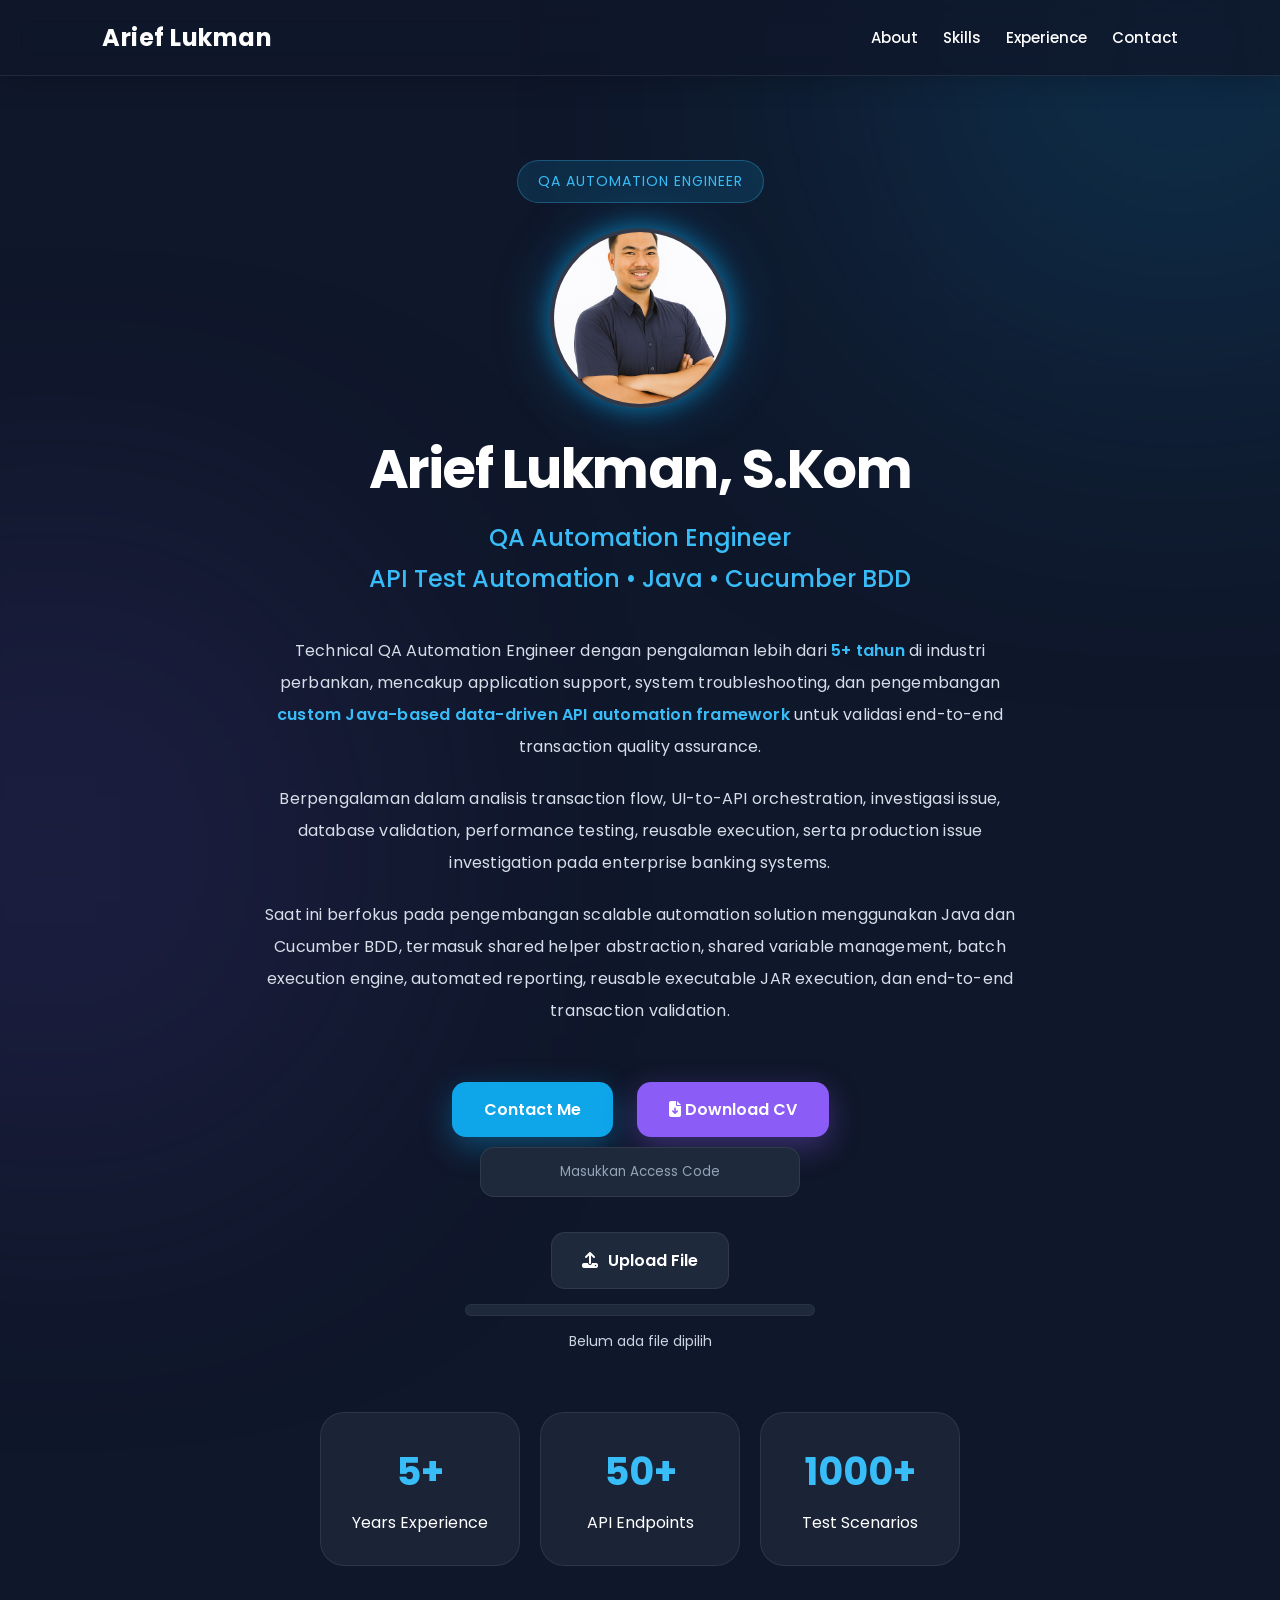
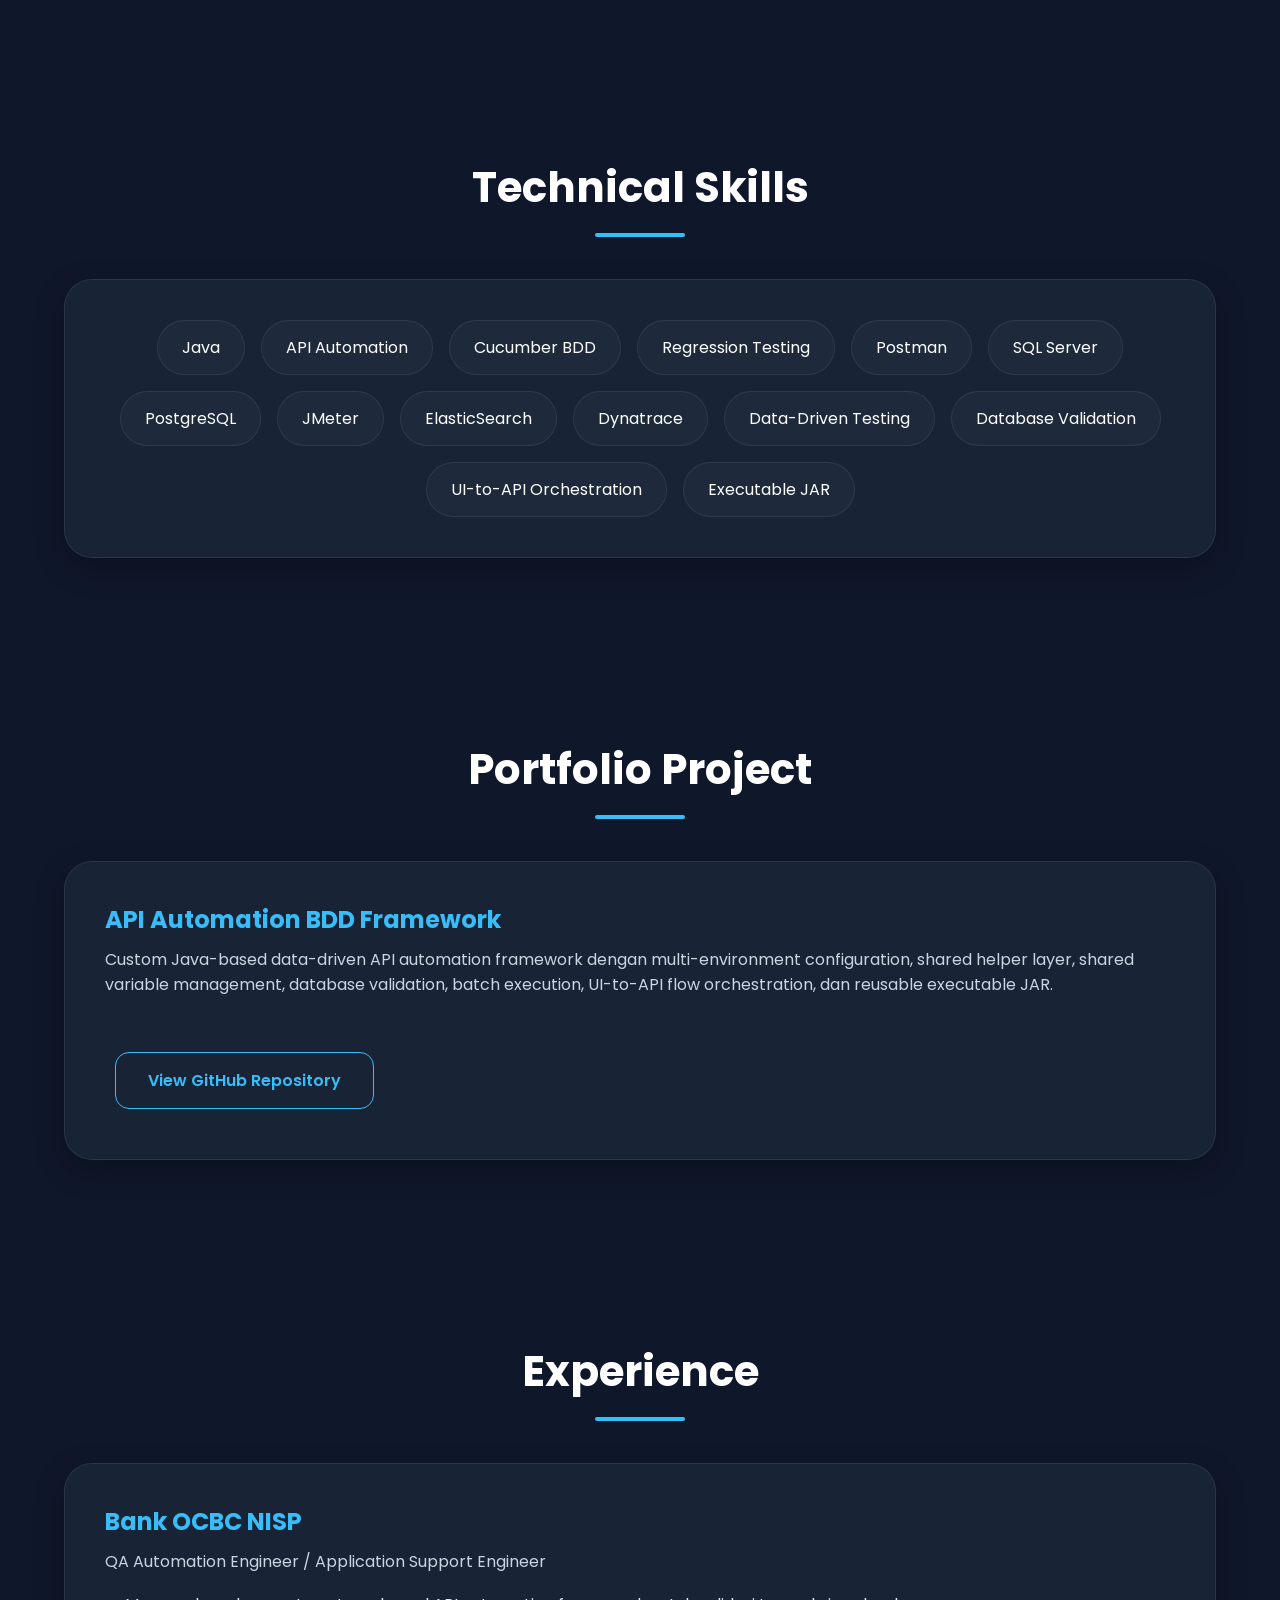
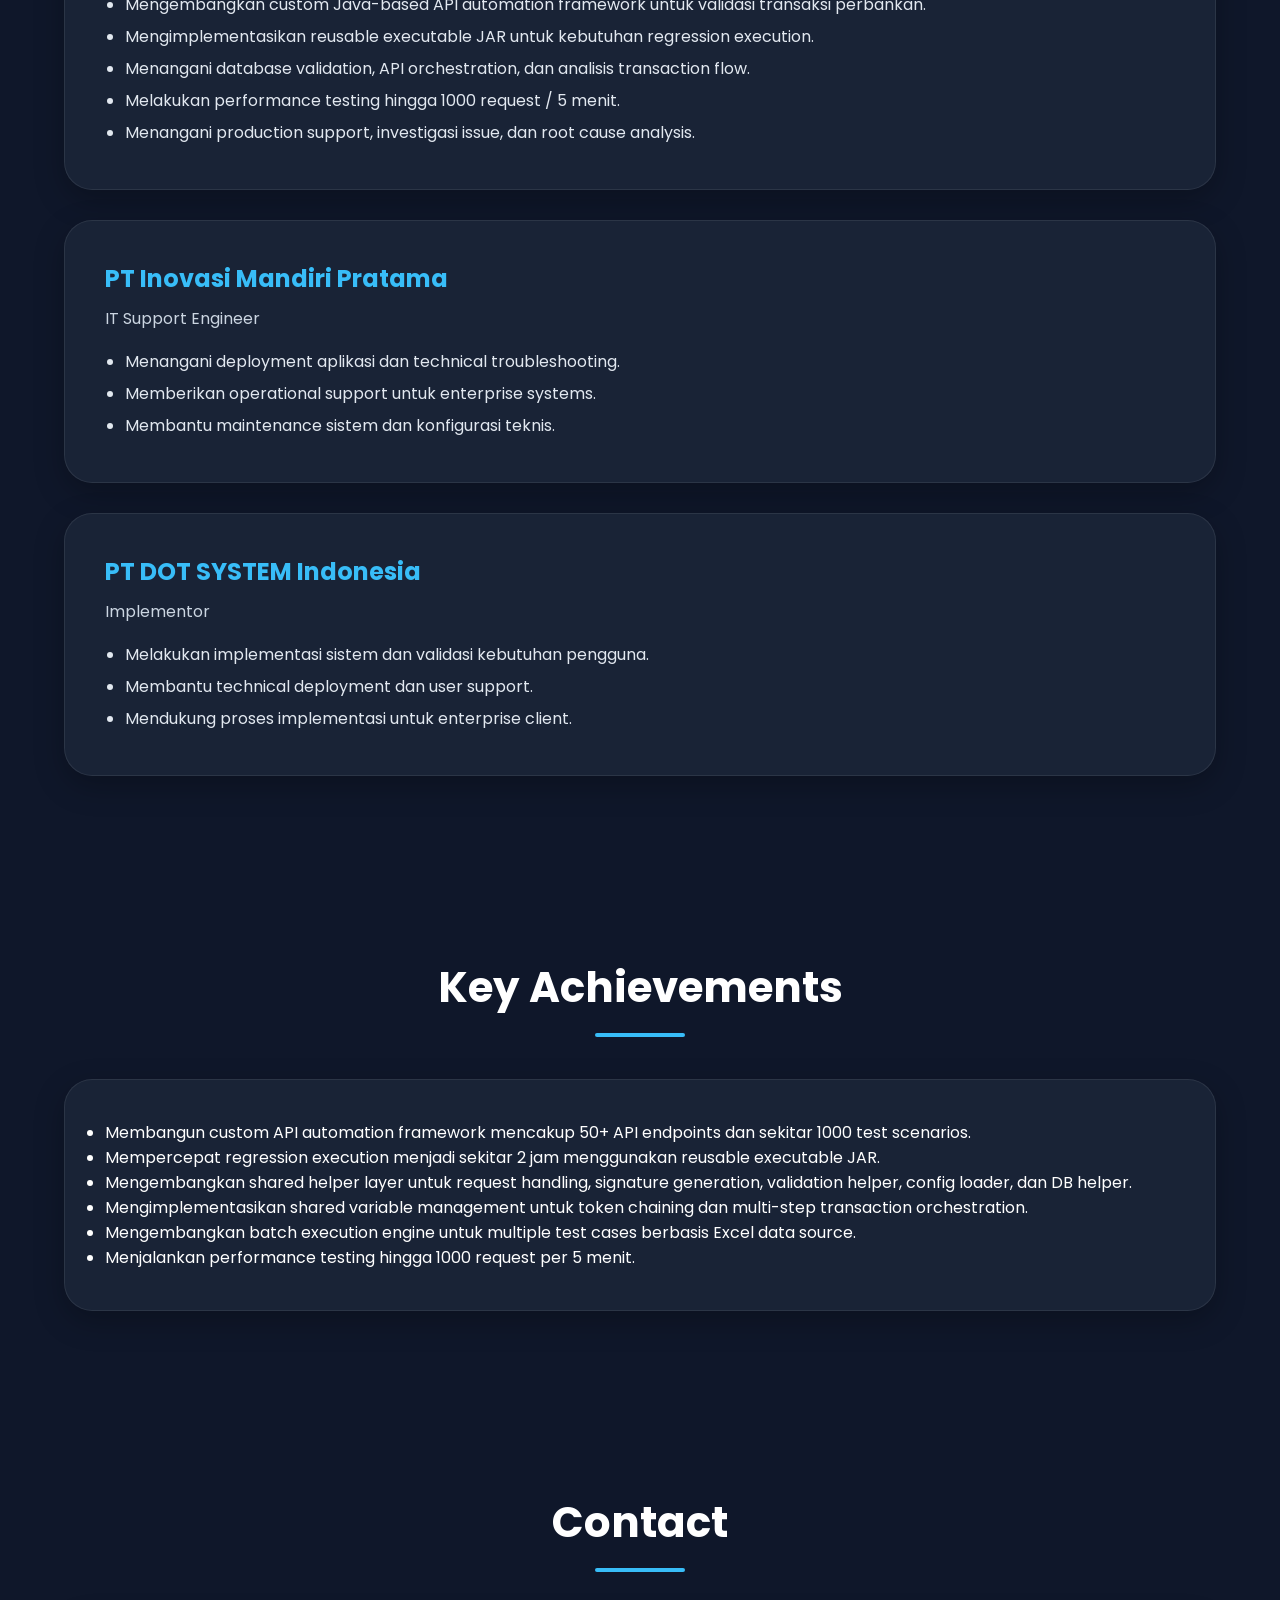
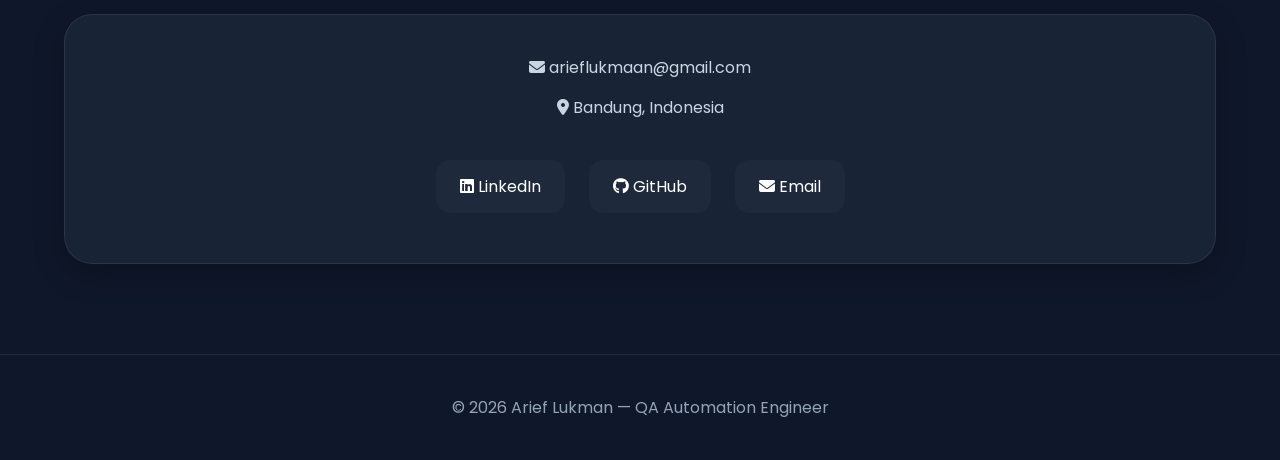
<file: index.html>
<!DOCTYPE html>
<html lang="en">

<head>

  <meta charset="UTF-8" />

  <meta name="viewport"
        content="width=device-width, initial-scale=1.0"/>

  <title>
    Arief Lukman | QA Automation Engineer
  </title>

  <!-- CSS -->

  <link rel="stylesheet"
        href="style.css">

  <!-- SEO -->

  <meta name="description"
        content="Portfolio Arief Lukman - QA Automation Engineer dengan pengalaman 5+ tahun di banking systems, API automation, Java, dan Cucumber BDD.">

  <meta name="keywords"
        content="QA Automation Engineer, API Automation, Java, Cucumber BDD, Banking Systems">

  <meta name="author"
        content="Arief Lukman">

  <!-- FAVICON -->

  <link rel="icon"
        type="image/png"
        href="profilee.png">

  <!-- OPEN GRAPH -->

  <meta property="og:title"
        content="Arief Lukman | QA Automation Engineer">

  <meta property="og:description"
        content="QA Automation Engineer dengan pengalaman 5+ tahun di industri perbankan dan API Automation.">

  <meta property="og:image"
        content="https://arief765.github.io/profile.png">

  <meta property="og:url"
        content="https://arief765.github.io">

  <meta property="og:type"
        content="website">

  <!-- GOOGLE FONT -->

  <link rel="preconnect"
        href="https://fonts.googleapis.com">

  <link
    href="https://fonts.googleapis.com/css2?family=Poppins:wght@300;400;500;600;700&display=swap"
    rel="stylesheet">

  <!-- FONT AWESOME -->

  <link rel="stylesheet"
        href="https://cdnjs.cloudflare.com/ajax/libs/font-awesome/6.5.1/css/all.min.css"/>

</head>

<body>

  <!-- NAVBAR -->

  <nav class="navbar">

    <div class="logo">
      Arief Lukman
    </div>

    <!-- HAMBURGER -->

    <div class="menu-toggle"
         id="menu-toggle">

      <i class="fa-solid fa-bars"></i>

    </div>

    <!-- MENU -->

    <ul class="nav-links"
        id="nav-links">

      <li>
        <a href="#about">
          About
        </a>
      </li>

      <li>
        <a href="#skills">
          Skills
        </a>
      </li>

      <li>
        <a href="#experience">
          Experience
        </a>
      </li>

      <li>
        <a href="#contact">
          Contact
        </a>
      </li>

    </ul>

  </nav>

  <!-- HERO -->

  <section class="hero"
           id="about">

    <div class="container">

      <div class="hero-content">

        <span class="tag">
          QA AUTOMATION ENGINEER
        </span>

        <!-- FOTO -->

        <img src="profile.png"
             class="profile-img"
             alt="Arief Lukman">

        <h1>
          Arief Lukman, S.Kom
        </h1>

        <h2>
          QA Automation Engineer <br> API Test Automation • Java • Cucumber BDD
        </h2>

        <!-- DESCRIPTION -->

        <div class="hero-description">

  <p>
    Technical QA Automation Engineer dengan pengalaman lebih dari
    <span>5+ tahun</span> di industri perbankan,
    mencakup application support,
    system troubleshooting,
    dan pengembangan
    <span>custom Java-based data-driven API automation framework</span>
    untuk validasi end-to-end transaction quality assurance.
  </p>

  <p>
    Berpengalaman dalam analisis transaction flow,
    UI-to-API orchestration,
    investigasi issue,
    database validation,
    performance testing,
    reusable execution,
    serta production issue investigation
    pada enterprise banking systems.
  </p>

  <p>
    Saat ini berfokus pada pengembangan
    scalable automation solution
    menggunakan Java dan Cucumber BDD,
    termasuk shared helper abstraction,
    shared variable management,
    batch execution engine,
    automated reporting,
    reusable executable JAR execution,
    dan end-to-end transaction validation.
  </p>

</div>

        <!-- BUTTON -->

        <div class="btn-group">

          <a href="https://wa.me/6285863007983"
             class="btn btn-primary">

             Contact Me

          </a>
          <a href="Arief_CV_Updated.pdf"
   download
   class="btn btn-cv">

   <i class="fa-solid fa-file-arrow-down"></i>

   Download CV

          </a>

        </div>

        <!-- UPLOAD FILE -->

<div class="upload-password">
  <input
    type="password"
    id="upload-password"
    placeholder="Masukkan Access Code">
</div>

<div class="upload-wrapper">

  <label
    for="file-upload"
    class="upload-btn">

    <i class="fa-solid fa-upload"></i>
    Upload File

  </label>

  <input
    type="file"
    id="file-upload">

  <div class="progress-container">

    <div
      class="progress-bar"
      id="progress-bar">
    </div>

  </div>

  <p id="file-name">
    Belum ada file dipilih
  </p>

</div>

        <!-- STATS -->

        <div class="stats">

          <div class="stat-card">

            <h3>5+</h3>

            <p>
              Years Experience
            </p>

          </div>

          <div class="stat-card">

            <h3>50+</h3>

            <p>
              API Endpoints
            </p>

          </div>

          <div class="stat-card">

            <h3>1000+</h3>

            <p>
              Test Scenarios
            </p>

          </div>

        </div>

      </div>

    </div>

  </section>

  <!-- SKILLS -->

  <section id="skills">

    <div class="container">

      <h2 class="section-title">
        Technical Skills
      </h2>

      <div class="card">

        <div class="skills-grid">

          <div class="skill">Java</div>
          <div class="skill">API Automation</div>
          <div class="skill">Cucumber BDD</div>
          <div class="skill">Regression Testing</div>
          <div class="skill">Postman</div>
          <div class="skill">SQL Server</div>
          <div class="skill">PostgreSQL</div>
          <div class="skill">JMeter</div>
          <div class="skill">ElasticSearch</div>
          <div class="skill">Dynatrace</div>
          <div class="skill">Data-Driven Testing</div>
<div class="skill">Database Validation</div>
<div class="skill">UI-to-API Orchestration</div>
<div class="skill">Executable JAR</div>

        </div>

      </div>

    </div>

  </section>

  <!-- PROJECT -->

<section id="project">

  <div class="container">

    <h2 class="section-title">
      Portfolio Project
    </h2>

    <div class="card job">

      <h3>
        API Automation BDD Framework
      </h3>

      <p>

        Custom Java-based data-driven API automation framework
        dengan multi-environment configuration,
        shared helper layer,
        shared variable management,
        database validation,
        batch execution,
        UI-to-API flow orchestration,
        dan reusable executable JAR.

      </p>

      <div class="btn-group">

        <a href="https://github.com/arief765/api-automation-bdd-framework"
           target="_blank"
           class="btn btn-outline">

           View GitHub Repository

        </a>

      </div>

    </div>

  </div>

</section>

  <!-- EXPERIENCE -->

  <section id="experience">

    <div class="container">

      <h2 class="section-title">
        Experience
      </h2>

      <div class="timeline">

        <!-- OCBC -->

        <div class="card job">

          <h3>
            Bank OCBC NISP
          </h3>

          <p>
            QA Automation Engineer / Application Support Engineer
          </p>

          <ul>

            <li>
              Mengembangkan custom Java-based API automation framework
              untuk validasi transaksi perbankan.
            </li>

            <li>
              Mengimplementasikan reusable executable JAR
              untuk kebutuhan regression execution.
            </li>

            <li>
              Menangani database validation,
              API orchestration,
              dan analisis transaction flow.
            </li>

            <li>
              Melakukan performance testing
              hingga 1000 request / 5 menit.
            </li>

            <li>
              Menangani production support,
              investigasi issue,
              dan root cause analysis.
            </li>

          </ul>

        </div>

        <!-- IMP -->

        <div class="card job">

          <h3>
            PT Inovasi Mandiri Pratama
          </h3>

          <p>
            IT Support Engineer
          </p>

          <ul>

            <li>
              Menangani deployment aplikasi
              dan technical troubleshooting.
            </li>

            <li>
              Memberikan operational support
              untuk enterprise systems.
            </li>

            <li>
              Membantu maintenance sistem
              dan konfigurasi teknis.
            </li>

          </ul>

        </div>

        <!-- DOT -->

        <div class="card job">

          <h3>
            PT DOT SYSTEM Indonesia
          </h3>

          <p>
            Implementor
          </p>

          <ul>

            <li>
              Melakukan implementasi sistem
              dan validasi kebutuhan pengguna.
            </li>

            <li>
              Membantu technical deployment
              dan user support.
            </li>

            <li>
              Mendukung proses implementasi
              untuk enterprise client.
            </li>

          </ul>

        </div>

      </div>

    </div>

  </section>

  <!-- ACHIEVEMENTS -->

<section id="achievements">

  <div class="container">

    <h2 class="section-title">
      Key Achievements
    </h2>

    <div class="timeline">

      <div class="card">

        <ul>

          <li>
            Membangun custom API automation framework
            mencakup 50+ API endpoints
            dan sekitar 1000 test scenarios.
          </li>

          <li>
            Mempercepat regression execution
            menjadi sekitar 2 jam
            menggunakan reusable executable JAR.
          </li>

          <li>
            Mengembangkan shared helper layer
            untuk request handling,
            signature generation,
            validation helper,
            config loader,
            dan DB helper.
          </li>

          <li>
            Mengimplementasikan shared variable management
            untuk token chaining
            dan multi-step transaction orchestration.
          </li>

          <li>
            Mengembangkan batch execution engine
            untuk multiple test cases
            berbasis Excel data source.
          </li>

          <li>
            Menjalankan performance testing
            hingga 1000 request per 5 menit.
          </li>

        </ul>

      </div>

    </div>

  </div>

</section>

  <!-- CONTACT -->

  <section id="contact">

    <div class="container">

      <h2 class="section-title">
        Contact
      </h2>

      <div class="card contact">

        <p>

          <i class="fa-solid fa-envelope"></i>

          arieflukmaan@gmail.com

        </p>

        <p>

          <i class="fa-solid fa-location-dot"></i>

          Bandung, Indonesia

        </p>

        <!-- CONTACT LINKS -->

        <div class="contact-links">

          <a href="https://linkedin.com/in/arieflukman765"
             target="_blank">

            <i class="fa-brands fa-linkedin"></i>

            LinkedIn

          </a>

          <a href="https://github.com/arief765"
             target="_blank">

            <i class="fa-brands fa-github"></i>

            GitHub

          </a>

          <a href="mailto:arieflukmaan@gmail.com">

            <i class="fa-solid fa-envelope"></i>

            Email

          </a>

        </div>

      </div>

    </div>

  </section>

  <!-- FOOTER -->

  <footer>

    © 2026 Arief Lukman — QA Automation Engineer

  </footer>

  <!-- SCRIPT -->

  <script src="script.js"></script>

</body>

  </html>
</file>
<file: style.css>
/* =========================
   RESET
========================= */

*{
  margin:0;
  padding:0;
  box-sizing:border-box;
  font-family:'Poppins', sans-serif;
  scroll-behavior:smooth;
}

html{
  scroll-padding-top:100px;
}

body{
  background:#0f172a;
  color:white;
  overflow-x:hidden;
}

/* =========================
   BACKGROUND GLOW
========================= */

body::before{

  content:'';

  position:fixed;

  width:500px;
  height:500px;

  background:#0ea5e9;

  filter:blur(180px);

  top:-200px;
  right:-150px;

  opacity:0.25;

  z-index:-1;

  animation:moveGlow 8s infinite alternate;

}

body::after{

  content:'';

  position:fixed;

  width:400px;
  height:400px;

  background:#8b5cf6;

  filter:blur(180px);

  bottom:-150px;
  left:-150px;

  opacity:0.25;

  z-index:-1;

}

@keyframes moveGlow{

  from{
    transform:translateY(0);
  }

  to{
    transform:translateY(60px);
  }

}

/* =========================
   CONTAINER
========================= */

.container{
  width:90%;
  max-width:1200px;
  margin:auto;
}

/* =========================
   NAVBAR
========================= */

.navbar{

  position:fixed;

  top:0;
  left:0;

  width:100%;

  padding:20px 8%;

  display:flex;
  justify-content:space-between;
  align-items:center;

  background:rgba(15,23,42,0.78);

  backdrop-filter:blur(12px);

  z-index:1000;

  border-bottom:1px solid rgba(255,255,255,0.08);

  box-shadow:0 4px 30px rgba(0,0,0,0.2);

  transition:0.3s ease;

}

.navbar.scrolled{

  background:rgba(15,23,42,0.95);

  box-shadow:0 8px 30px rgba(0,0,0,0.35);

}

.logo{

  font-size:24px;

  font-weight:700;

  color:white;

  white-space:nowrap;

  letter-spacing:0.5px;

}

/* =========================
   NAV LINKS
========================= */

.nav-links{

  display:flex;

  gap:25px;

  list-style:none;

}

.nav-links a{

  color:white;

  text-decoration:none;

  transition:0.3s;

  font-weight:500;

  white-space:nowrap;

  position:relative;

  font-size:15px;

}

.nav-links a:hover{
  color:#38bdf8;
}

/* UNDERLINE EFFECT */

.nav-links a::after{

  content:'';

  position:absolute;

  left:0;
  bottom:-6px;

  width:0%;
  height:2px;

  background:#38bdf8;

  transition:0.3s;

}

.nav-links a:hover::after{
  width:100%;
}

/* =========================
   HAMBURGER MENU
========================= */

.menu-toggle{

  display:none;

  font-size:28px;

  color:white;

  cursor:pointer;

}

/* =========================
   HERO
========================= */

.hero{

  min-height:auto;

  padding-top:160px;
  padding-bottom:100px;

  display:flex;
  align-items:center;
  justify-content:center;

  text-align:center;

  position:relative;

}

.hero-content{

  width:100%;

  max-width:850px;

  margin:auto;

  animation:fadeUp 1s ease;

}

/* TAG */

.tag{

  display:inline-block;

  background:rgba(14,165,233,0.15);

  color:#38bdf8;

  padding:10px 20px;

  border-radius:30px;

  margin-bottom:25px;

  border:1px solid rgba(56,189,248,0.3);

  font-size:14px;

  letter-spacing:1px;

}

/* =========================
   PROFILE IMAGE
========================= */

.profile-img{

  width:180px;
  height:180px;

  border-radius:50%;

  object-fit:cover;

  display:block;

  margin:0 auto 30px auto;

  border:4px solid rgba(255,255,255,0.15);

  box-shadow:
    0 0 25px rgba(14,165,233,0.6),
    0 0 60px rgba(14,165,233,0.3);

  transition:0.5s;

  animation:float 4s ease-in-out infinite;

}

.profile-img:hover{
  transform:scale(1.05);
}

@keyframes float{

  0%{
    transform:translateY(0px);
  }

  50%{
    transform:translateY(-10px);
  }

  100%{
    transform:translateY(0px);
  }

}

/* =========================
   HERO TEXT
========================= */

.hero h1{

  font-size:clamp(36px, 5vw, 54px);

  font-weight:700;

  margin-bottom:18px;

  line-height:1.15;

  letter-spacing:-1.5px;

}

.hero h2{

  color:#38bdf8;

  font-weight:500;

  margin-bottom:18px;

  font-size:24px;

  line-height:1.7;

}

/* =========================
   HERO DESCRIPTION
========================= */

.hero-description{

  max-width:760px;

  margin:35px auto 0 auto;

  display:flex;

  flex-direction:column;

  gap:20px;

}

.hero-description p{

  color:#d6dee9;

  font-size:16px;

  line-height:2;

  text-align:center;

  letter-spacing:0.2px;

}

.hero-description span{

  color:#38bdf8;

  font-weight:600;

}

/* =========================
   BUTTONS
========================= */

.btn-group{
  margin-top:45px;
}

.btn{

  display:inline-block;

  padding:15px 32px;

  border-radius:14px;

  text-decoration:none;

  margin:10px;

  transition:0.3s;

  font-weight:600;

}

.btn-primary{

  background:#0ea5e9;

  color:white;

  box-shadow:0 10px 30px rgba(14,165,233,0.35);

}

.btn-primary:hover{

  background:#0284c7;

  transform:translateY(-4px);

}

.btn-outline{

  border:1px solid #38bdf8;

  color:#38bdf8;

}

.btn-outline:hover{

  background:#38bdf8;

  color:white;

  transform:translateY(-4px);

}

/* DOWNLOAD CV BUTTON */

.btn-cv{

  background:#8b5cf6;

  color:white;

  box-shadow:
    0 10px 30px rgba(139,92,246,0.35);

}

.btn-cv:hover{

  background:#7c3aed;

  transform:translateY(-4px);

}

/* =========================
   STATS
========================= */

.stats{

  display:flex;

  justify-content:center;

  gap:20px;

  flex-wrap:wrap;

  margin-top:60px;

}

.stat-card{

  background:rgba(30,41,59,0.8);

  padding:30px;

  border-radius:24px;

  min-width:200px;

  border:1px solid rgba(255,255,255,0.08);

  backdrop-filter:blur(10px);

  transition:0.4s;

}

.stat-card:hover{

  transform:translateY(-6px);

  border-color:#38bdf8;

}

.stat-card h3{

  font-size:38px;

  color:#38bdf8;

  margin-bottom:10px;

}

/* =========================
   SECTION
========================= */

section{
  padding:90px 0;
}

.section-title{

  text-align:center;

  font-size:42px;

  margin-bottom:60px;

  position:relative;

}

.section-title::after{

  content:'';

  width:90px;
  height:4px;

  background:#38bdf8;

  position:absolute;

  bottom:-18px;
  left:50%;

  transform:translateX(-50%);

  border-radius:10px;

}

/* =========================
   CARD
========================= */

.card{

  background:rgba(30,41,59,0.75);

  backdrop-filter:blur(12px);

  border:1px solid rgba(255,255,255,0.08);

  border-radius:28px;

  padding:40px;

  transition:0.4s;

  box-shadow:0 10px 30px rgba(0,0,0,0.25);

}

.card:hover{

  transform:translateY(-8px);

  border-color:#38bdf8;

}

/* =========================
   SKILLS
========================= */

.skills-grid{

  display:flex;

  flex-wrap:wrap;

  gap:16px;

  justify-content:center;

}

.skill{

  background:#1e293b;

  padding:14px 24px;

  border-radius:50px;

  border:1px solid rgba(255,255,255,0.08);

  transition:0.3s;

}

.skill:hover{

  background:#0ea5e9;

  transform:translateY(-4px);

}

/* =========================
   EXPERIENCE
========================= */

.timeline{

  display:flex;

  flex-direction:column;

  gap:30px;

}

.job h3{

  color:#38bdf8;

  margin-bottom:10px;

  font-size:24px;

}

.job p{

  color:#cbd5e1;

  margin-bottom:15px;

}

.job ul{

  padding-left:20px;

  color:#e2e8f0;

  line-height:2;

}

/* ==========================================
   PERSONAL MESSAGE
========================================== */
.message-page {
    min-height: 80vh;
    padding: 80px 0;
}

.message-card {
  max-width: 800px;
  margin: 0 auto 20px;
}

.message-input {
  width: 100%;
  box-sizing: border-box;

  padding: 14px;
  margin-bottom: 12px;

  border: 1px solid rgba(255, 255, 255, 0.15);
  border-radius: 10px;

  background: rgba(255, 255, 255, 0.05);
  color: inherit;

  font-family: 'Poppins', sans-serif;
  font-size: 14px;

  outline: none;

  transition: 0.3s ease;
}

.message-input:focus {
  border-color: #00bfff;
}

.message-input::placeholder {
  color: #999;
}

textarea.message-input {
  min-height: 180px;
  resize: vertical;
}

.message-actions {
  display: flex;
  gap: 10px;
  flex-wrap: wrap;
}

.message-header {
  display: flex;
  justify-content: space-between;
  align-items: flex-start;
  gap: 15px;
  margin-bottom: 20px;
}

.message-status {
  margin-top: 12px;
  font-size: 13px;
}

#logged-user {
  font-size: 12px;
  opacity: 0.7;
}

.btn-danger {
  background: #dc3545;
  color: white;
  border: none;
}

.btn-danger:hover {
  background: #bb2d3b;
}

@media (max-width: 600px) {

  .message-header {
    flex-direction: column;
  }

   }

/* =========================
   CONTACT
========================= */

.contact{
  text-align:center;
}

.contact p{

  margin-bottom:15px;

  color:#cbd5e1;

}

.contact-links{
  margin-top:30px;
}

.contact-links a{

  display:inline-block;

  margin:10px;

  padding:14px 24px;

  border-radius:14px;

  background:#1e293b;

  transition:0.3s;

  color:white;

  text-decoration:none;

}

.contact-links a:hover{

  background:#0ea5e9;

  transform:translateY(-4px);

}

/* =========================
   FOOTER
========================= */

footer{

  padding:40px;

  text-align:center;

  color:#94a3b8;

  border-top:1px solid rgba(255,255,255,0.08);

}

/* =========================
   ANIMATION
========================= */

@keyframes fadeUp{

  from{
    opacity:0;
    transform:translateY(40px);
  }

  to{
    opacity:1;
    transform:translateY(0);
  }

}

/* =========================
   FILE UPLOAD
========================= */

.upload-wrapper{

  margin-top:35px;

  display:flex;

  flex-direction:column;

  align-items:center;

  gap:15px;

}

/* PASSWORD INPUT */

.upload-password{

  margin-bottom:10px;

}

.upload-password input{

  width:100%;

  max-width:320px;

  padding:14px 18px;

  border:none;

  outline:none;

  border-radius:14px;

  background:#1e293b;

  color:white;

  text-align:center;

  border:1px solid rgba(255,255,255,0.08);

}

.upload-password input::placeholder{

  color:#94a3b8;

}

/* UPLOAD BUTTON */

.upload-btn{

  display:inline-flex;

  align-items:center;

  gap:10px;

  padding:15px 30px;

  border-radius:14px;

  background:#1e293b;

  color:white;

  cursor:pointer;

  transition:0.3s;

  border:1px solid rgba(255,255,255,0.08);

  font-weight:600;

}

.upload-btn:hover{

  background:#0ea5e9;

  transform:translateY(-4px);

}

#file-upload{
  display:none;
}

/* PROGRESS BAR */

.progress-container{

  width:100%;

  max-width:350px;

  height:12px;

  background:#1e293b;

  border-radius:20px;

  overflow:hidden;

  border:1px solid rgba(255,255,255,0.05);

}

.progress-bar{

  width:0%;

  height:100%;

  border-radius:20px;

  background:linear-gradient(
    90deg,
    #0ea5e9,
    #8b5cf6
  );

  transition:width .3s ease;

}

/* STATUS */

#file-name{

  color:#cbd5e1;

  font-size:14px;

  text-align:center;

  max-width:300px;

  word-break:break-word;

}

/* SUCCESS */

.upload-success{

  color:#22c55e;

}

/* ERROR */

.upload-error{

  color:#ef4444;

}

/* =========================
   MOBILE
========================= */

@media(max-width:768px){

  .navbar{

    padding:18px 6%;

  }

  .logo{

    font-size:20px;

  }

  .menu-toggle{
    display:block;
  }

  .nav-links{

    position:absolute;

    top:80px;
    right:5%;

    width:220px;

    background:rgba(15,23,42,0.98);

    border:1px solid rgba(255,255,255,0.08);

    border-radius:20px;

    padding:20px;

    flex-direction:column;

    gap:18px;

    display:none;

    box-shadow:0 20px 40px rgba(0,0,0,0.35);

  }

  .nav-links.active{
    display:flex;
  }

  .hero{

    padding-top:140px;
    padding-bottom:80px;

  }

  .hero h1{

    font-size:36px;

    line-height:1.25;

  }

  .hero h2{

    font-size:18px;

    line-height:1.8;

  }

  .hero-description p{

    font-size:15px;

    line-height:1.9;

  }

  .profile-img{

    width:135px;
    height:135px;

  }

  .section-title{

    font-size:32px;

  }

  .card{

    padding:28px;

  }

  .stats{

    flex-direction:column;
    align-items:center;

  }

  .stat-card{

    width:100%;
    max-width:280px;

  }

  .btn{

    width:100%;

    max-width:280px;

  }

  }

/* ==========================================
   MESSAGE PAGE MOBILE NAVBAR
========================================== */

@media (max-width: 768px) {

  .message-navbar .nav-links {

    position: static;

    display: flex;

    width: auto;

    background: transparent;

    border: none;

    border-radius: 0;

    padding: 0;

    flex-direction: row;

    gap: 10px;

    box-shadow: none;

  }

  .message-navbar .nav-links a {

    display: flex;

    align-items: center;

    gap: 6px;

    font-size: 14px;

  }

     }
</file>
